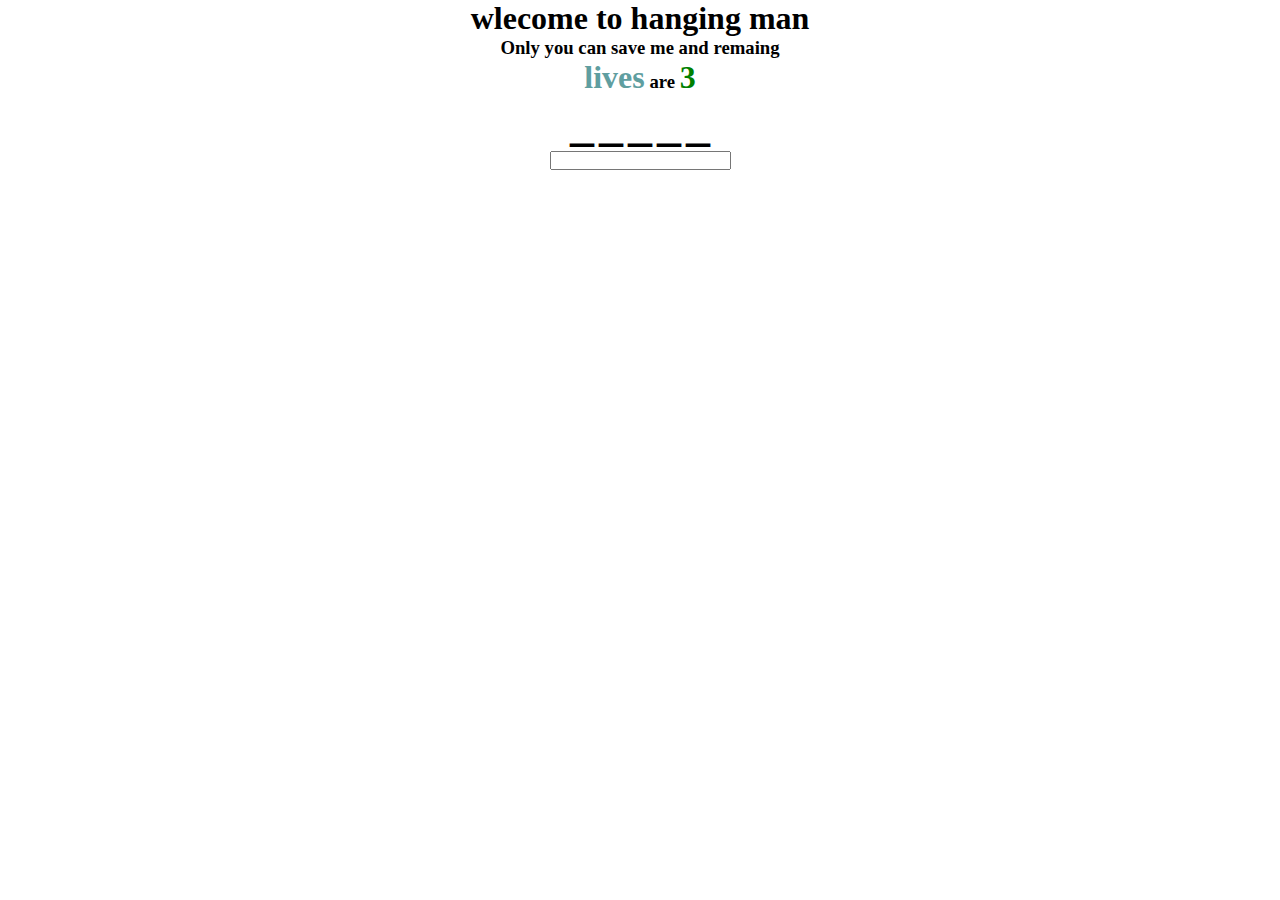
<file: hangingMan/index.html>
<!DOCTYPE html>
<html lang="en">
<head>
    <meta charset="UTF-8">
    <meta name="viewport" content="width=device-width, initial-scale=1.0">
    <link rel="stylesheet" href="styles.css">
    <script src="logic.js" defer></script>
    <title>Hanging Man</title>
</head>
<body>
    <div class="mainContainer">
        <h1>wlecome to hanging man</h1>
        <div class="container">
            <h3>Only you can save me and remaing <br><span class="lives">lives</span> are <span class="remLives">3</span></h3>
           <ul id="lettersList">
              
           </ul>
        </div>
        <div id="input"><input type="text"></div>
    </div>
</body>
</html>
</file>
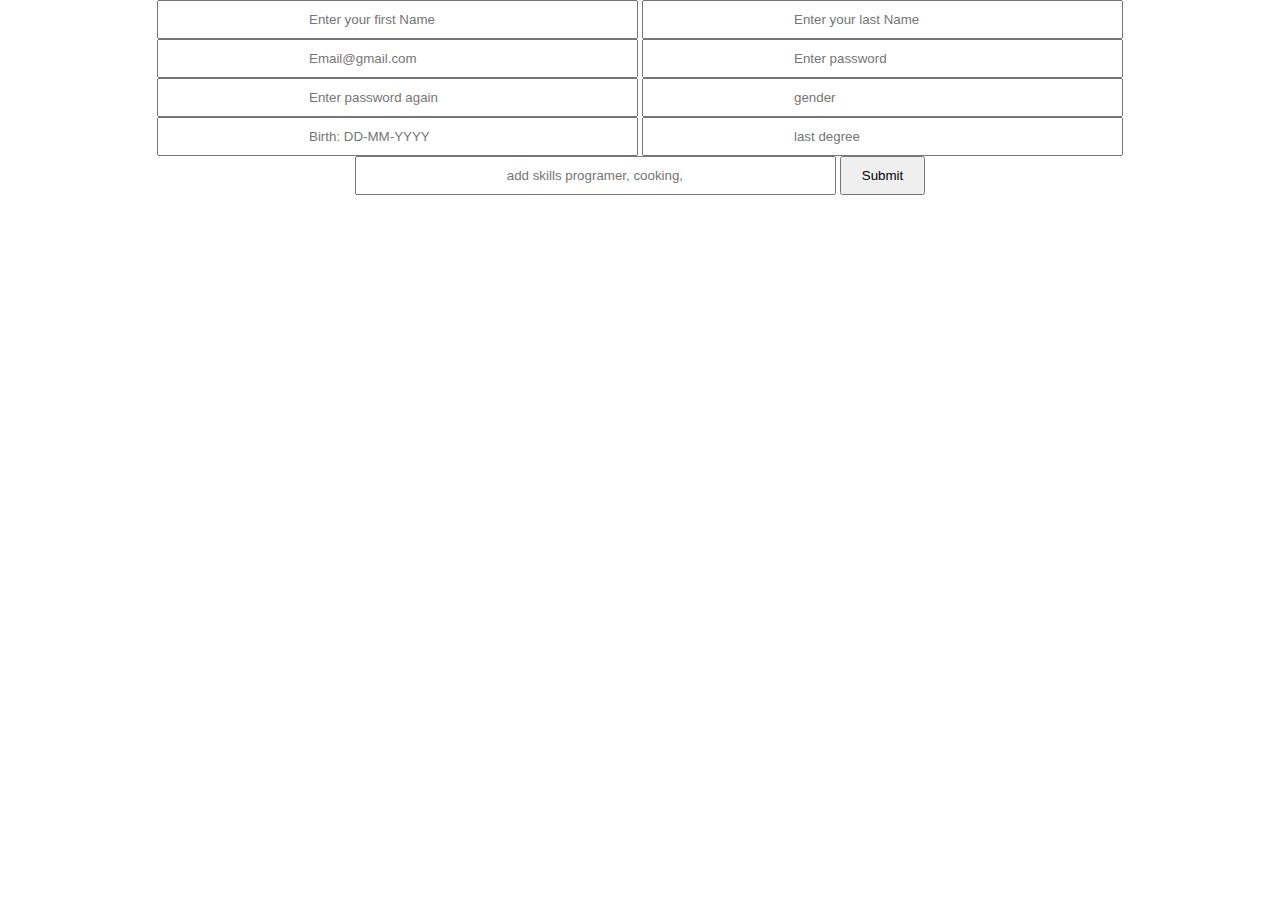
<file: userDataCollection/index.html>
<!DOCTYPE html>
<html lang="en">
<head>
    <meta charset="UTF-8">
    <meta name="viewport" content="width=device-width, initial-scale=1.0">
    <link rel="stylesheet" href="styles.css">
    <script src="logic.js" defer></script>
    <title>Data Collection</title>
</head>
<body>
    <div class="container">
        <form action="">
            <input type="text" name="fName" id="fName" placeholder="Enter your first Name">
            <input type="text" name="lName" id="lName" placeholder="Enter your last Name">
            <input type="text" name="eMail" id="eMail" placeholder="Email@gmail.com" >
            <input type="password" name="password" id="password" placeholder="Enter password">
            <input type="text" name="confPassword" id="confPassword" placeholder="Enter password again">
            <input type="text" name="gender" id="gender" placeholder="gender">
            <input type="text" name="birth" id="birth" placeholder="Birth: DD-MM-YYYY">
            <input type="text" name="education" id="education" placeholder="last degree">
            <input type="text" name="skills" id="skills" placeholder="add skills programer, cooking, etc ">
            <button id="action">Submit</button>
        </form>
    </div>
</body>
</html>
</file>
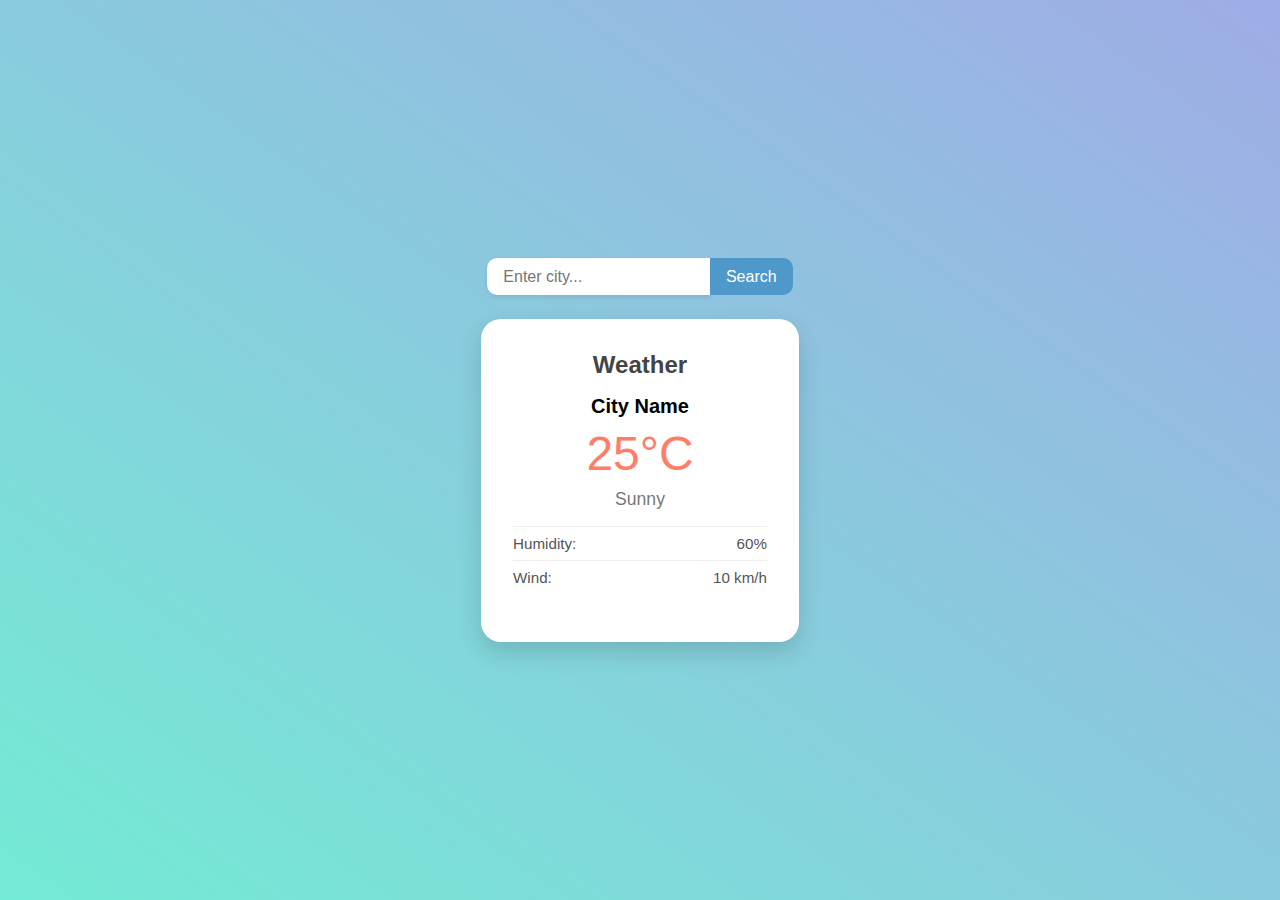
<file: weatherApiAsynAwait/index.html>
<!DOCTYPE html>
<html lang="en">

<head>
    <meta charset="UTF-8">
    <meta name="viewport" content="width=device-width, initial-scale=1.0">
    <link rel="stylesheet" href="style.css">
    <script src="logic.js" defer></script>
    <title>Weather app </title>
</head>

<body>
    <div class="weather-container">
        <form class="search-box">
            <input type="text" placeholder="Enter city..." required>
            <button type="submit">Search</button>
        </form>

        <div class="weather-card">
            <h1>Weather</h1>
            <div class="location">City Name</div>
            <div class="temperature">25°C</div>
            <div class="description">Sunny</div>

            <div class="details">
                <div class="detail">
                    <span>Humidity:</span>
                    <span class="humidity">60%</span>
                </div>
                <div class="detail">
                    <span>Wind:</span>
                    <span>10 km/h</span>
                </div>
            </div>
        </div>
    </div>
</body>

</html>
</file>
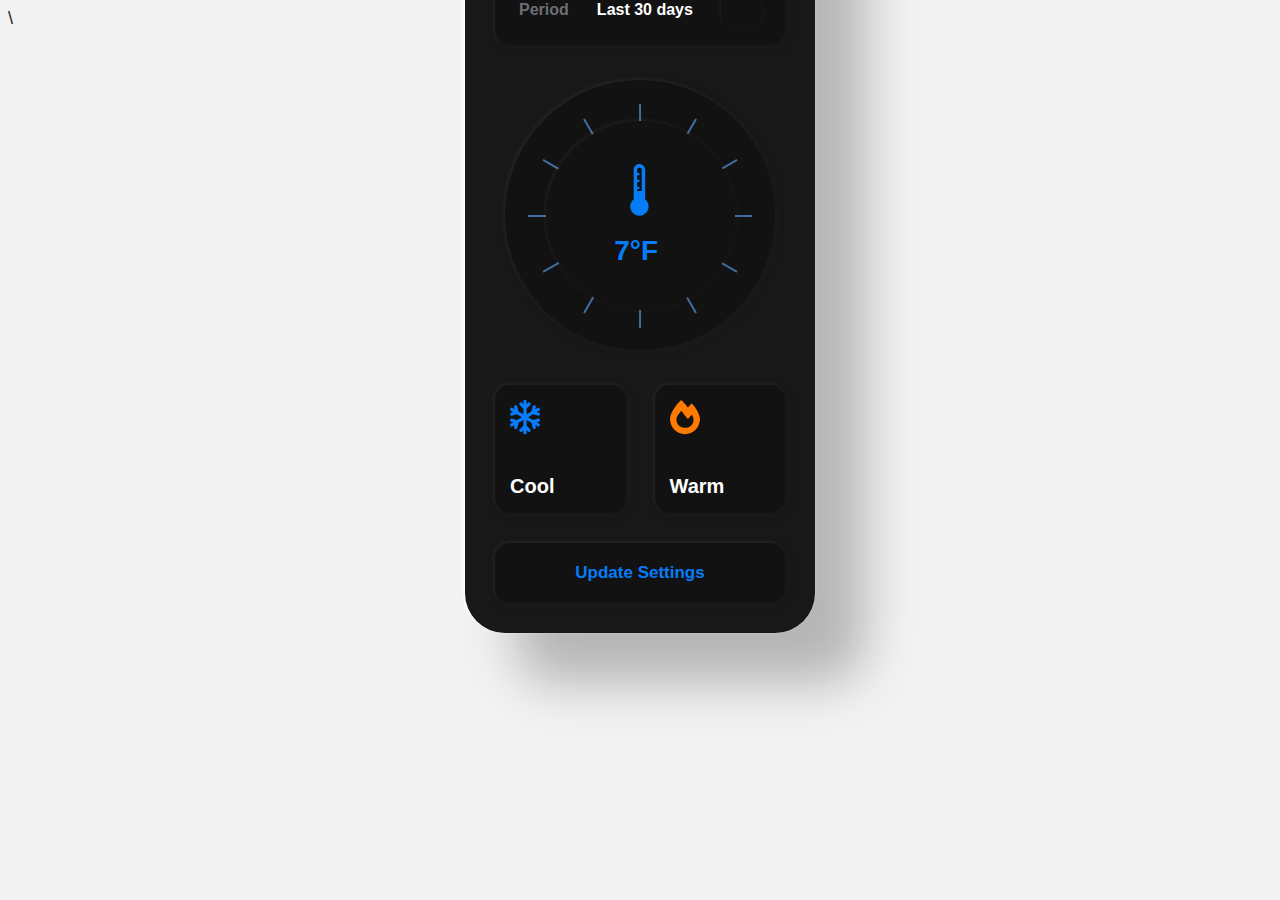
<file: weatherApp/index.html>
<!DOCTYPE html>
<html lang="en">
<head>
    <meta charset="UTF-8">
    <meta name="viewport" content="width=device-width, initial-scale=1.0">
    <script src="logic.js" defer></script>
    <link rel="stylesheet" href="styles.css">\
    <title>Weater app</title>
</head>
<body>
    <div class="container">
        <div class="app-container" data-theme="dark">
          <div class="app-top-bar">
            <button class="button button-small">
              <i class="fas fa-chevron-left"></i>
            </button>
            <h1 class="app-heading">Weather Stats</h1>
          </div>
          <div class="app-content">
            <button class="button button-block" id="abcdefg">
              <span class="subtle">Period</span> <span>Last 30 days</span> <div class="button button-small"><i class="fas fa-chevron-right"></i></div>
            </button>
            <div class="button button-dial">
              
              <span class="button-dial-spoke"></span>
              <span class="button-dial-spoke"></span>
              <span class="button-dial-spoke"></span>
              <span class="button-dial-spoke"></span>
              <span class="button-dial-spoke"></span>
              <span class="button-dial-spoke"></span>
              
              <div class="button-dial-top"></div>
              <div class="button-dial-label">
                <svg xmlns="http://www.w3.org/2000/svg" xmlns:xlink="http://www.w3.org/1999/xlink" version="1.1" x="0px" y="0px" viewBox="0 0 100 125" enable-background="new 0 0 100 100" xml:space="preserve"><g><path d="M60.333,68.349V11.111C60.333,4.984,55.349,0,49.222,0c-6.126,0-11.111,4.984-11.111,11.111v57.237   c-4.15,3.323-6.667,8.397-6.667,13.874c0,9.802,7.975,17.777,17.777,17.777C59.024,100,67,92.024,67,82.223   C67,76.746,64.482,71.672,60.333,68.349z M44.778,48.363h4.444v-4.444h-4.444V35.03h4.444v-4.444h-4.444v-8.889h4.444v-4.444   h-4.444v-6.142c0-2.455,1.99-4.444,4.444-4.444c2.455,0,4.445,1.989,4.445,4.444v41.111h-8.889V48.363z"/></g></svg>
                7&deg;F
              </div>
            </div>
            <div class="flex-button-container">
              <button class="button button-large">
                <svg aria-hidden="true" focusable="false" data-prefix="far" data-icon="snowflake" class="color-cool" role="img" xmlns="http://www.w3.org/2000/svg" viewBox="0 0 448 512"><path fill="currentColor" d="M440.1 355.2l-39.2-23 34.1-9.3c8.4-2.3 13.4-11.1 11.1-19.6l-4.1-15.5c-2.2-8.5-10.9-13.6-19.3-11.3L343 298.2 271.2 256l71.9-42.2 79.7 21.7c8.4 2.3 17-2.8 19.3-11.3l4.1-15.5c2.2-8.5-2.7-17.3-11.1-19.6l-34.1-9.3 39.2-23c7.5-4.4 10.1-14.2 5.8-21.9l-7.9-13.9c-4.3-7.7-14-10.3-21.5-5.9l-39.2 23 9.1-34.7c2.2-8.5-2.7-17.3-11.1-19.6l-15.2-4.1c-8.4-2.3-17 2.8-19.3 11.3l-21.3 81-71.9 42.2v-84.5L306 70.4c6.1-6.2 6.1-16.4 0-22.6l-11.1-11.3c-6.1-6.2-16.1-6.2-22.2 0l-24.9 25.4V16c0-8.8-7-16-15.7-16h-15.7c-8.7 0-15.7 7.2-15.7 16v46.1l-24.9-25.4c-6.1-6.2-16.1-6.2-22.2 0L142.1 48c-6.1 6.2-6.1 16.4 0 22.6l58.3 59.3v84.5l-71.9-42.2-21.3-81c-2.2-8.5-10.9-13.6-19.3-11.3L72.7 84c-8.4 2.3-13.4 11.1-11.1 19.6l9.1 34.7-39.2-23c-7.5-4.4-17.1-1.8-21.5 5.9l-7.9 13.9c-4.3 7.7-1.8 17.4 5.8 21.9l39.2 23-34.1 9.1c-8.4 2.3-13.4 11.1-11.1 19.6L6 224.2c2.2 8.5 10.9 13.6 19.3 11.3l79.7-21.7 71.9 42.2-71.9 42.2-79.7-21.7c-8.4-2.3-17 2.8-19.3 11.3l-4.1 15.5c-2.2 8.5 2.7 17.3 11.1 19.6l34.1 9.3-39.2 23c-7.5 4.4-10.1 14.2-5.8 21.9L10 391c4.3 7.7 14 10.3 21.5 5.9l39.2-23-9.1 34.7c-2.2 8.5 2.7 17.3 11.1 19.6l15.2 4.1c8.4 2.3 17-2.8 19.3-11.3l21.3-81 71.9-42.2v84.5l-58.3 59.3c-6.1 6.2-6.1 16.4 0 22.6l11.1 11.3c6.1 6.2 16.1 6.2 22.2 0l24.9-25.4V496c0 8.8 7 16 15.7 16h15.7c8.7 0 15.7-7.2 15.7-16v-46.1l24.9 25.4c6.1 6.2 16.1 6.2 22.2 0l11.1-11.3c6.1-6.2 6.1-16.4 0-22.6l-58.3-59.3v-84.5l71.9 42.2 21.3 81c2.2 8.5 10.9 13.6 19.3 11.3L375 428c8.4-2.3 13.4-11.1 11.1-19.6l-9.1-34.7 39.2 23c7.5 4.4 17.1 1.8 21.5-5.9l7.9-13.9c4.6-7.5 2.1-17.3-5.5-21.7z"></path></svg>
                Cool
              </button>
              <button class="button button-large">
                <svg aria-hidden="true" focusable="false" data-prefix="fas" data-icon="fire-alt" class="color-warm" role="img" xmlns="http://www.w3.org/2000/svg" viewBox="0 0 448 512"><path fill="currentColor" d="M323.56 51.2c-20.8 19.3-39.58 39.59-56.22 59.97C240.08 73.62 206.28 35.53 168 0 69.74 91.17 0 209.96 0 281.6 0 408.85 100.29 512 224 512s224-103.15 224-230.4c0-53.27-51.98-163.14-124.44-230.4zm-19.47 340.65C282.43 407.01 255.72 416 226.86 416 154.71 416 96 368.26 96 290.75c0-38.61 24.31-72.63 72.79-130.75 6.93 7.98 98.83 125.34 98.83 125.34l58.63-66.88c4.14 6.85 7.91 13.55 11.27 19.97 27.35 52.19 15.81 118.97-33.43 153.42z"></path></svg>
                Warm
              </button>
            </div>
            <button class="button button-link">
              Update Settings
            </button>
          </div>
        </div>
      </div>
</body>
</html>
</file>
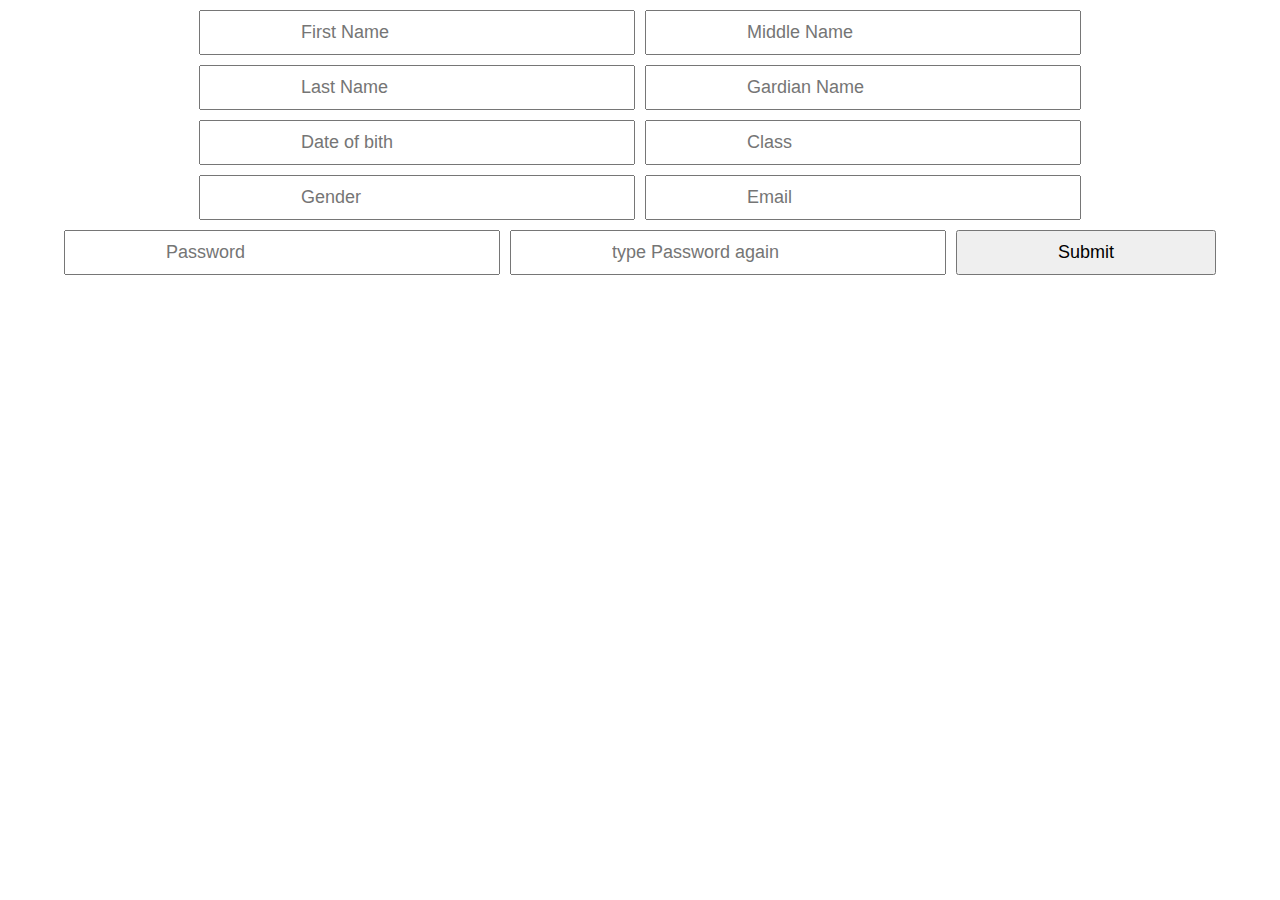
<file: LmsSystem/userDetails.html>
<!DOCTYPE html>
<html lang="en">
<head>
    <meta charset="UTF-8">
    <meta name="viewport" content="width=device-width, initial-scale=1.0">
    <link rel="stylesheet" href="styles.css">
    <script src="logic.js" defer></script>
    <title>Lms Login</title>
</head>
<body>
    <div class="mainContainer">
        <div class="container">
            <form action="" id="userDetilsForm">
                <input type="text" name="" id="fName" placeholder="First Name">
                <input type="text" name="" id="mName" placeholder="Middle Name">
                <input type="text" name="" id="lName" placeholder="Last Name">
                <input type="text" name="" id="gardianName" placeholder="Gardian Name" >
                <input type="text" name="" id="dOfB" placeholder="Date of bith" >
                <input type="text" name="" id="class" placeholder="Class" >
                <input type="text" name="" id="gender" placeholder="Gender" >
                <input type="text" name="" id="email" placeholder="Email" >
                <input type="password" name="" id="password" placeholder="Password" >
                <input type="password" name="" id="conPassword" placeholder="type Password again">
                <button id="formSubmitBtn">Submit</button>
            </form>
        </div>
    </div>
</body>
</html>
</file>
<file: hangingMan/styles.css>
*{padding: 0;
margin: 0;
box-sizing: border-box;
}
.mainContainer h1{
    text-align: center;
}
.container h3{
    text-align: center;
}
#lettersList {
    display: flex;
    gap: 5px;
    justify-content: center;
}
ul li {
    list-style: none;
}
.letter {
    font-size: 3rem;
    font-weight: 900;
}
#input {
    text-align: center;
}
.lives {
    color: cadetblue;
    font-size: xx-large;
}
.remLives{
    font-size: xx-large;
    color: green;
}
</file>
<file: userDataCollection/styles.css>
* {
    margin: 0;
    padding: 0;
    box-sizing: border-box;
}

form input {
    padding: 10px  150px;
}
.container {
    /* width: 60%; */
    text-align: center;
}
form button{
    padding: 10px 20px;
}
</file>
<file: weatherApiAsynAwait/style.css>
* {
    margin: 0;
    padding: 0;
    box-sizing: border-box;
    font-family: 'Segoe UI', sans-serif;
}

body {
    height: 100vh;
    display: flex;
    align-items: center;
    justify-content: center;
    background: linear-gradient(to top right, #74ebd5, #9face6);
}

.weather-container {
    width: 100%;
    max-width: 350px;
    padding: 1rem;
}

.search-box {
    display: flex;
    justify-content: center;
    margin-bottom: 1.5rem;
}

.search-box input {
    padding: 0.6rem 1rem;
    width: 70%;
    border: none;
    border-radius: 10px 0 0 10px;
    outline: none;
    font-size: 1rem;
    background-color: #fff;
    box-shadow: 0 2px 5px rgba(0, 0, 0, 0.1);
}

.search-box button {
    padding: 0.6rem 1rem;
    border: none;
    border-radius: 0 10px 10px 0;
    background-color: #4f98ca;
    color: white;
    font-size: 1rem;
    cursor: pointer;
    transition: background 0.3s;
}

.search-box button:hover {
    background-color: #3e7ea6;
}

.weather-card {
    background-color: white;
    padding: 2rem;
    border-radius: 20px;
    box-shadow: 0 10px 25px rgba(0, 0, 0, 0.15);
    text-align: center;
}

.weather-card h1 {
    font-size: 1.5rem;
    color: #444;
    margin-bottom: 1rem;
}

.location {
    font-size: 1.25rem;
    font-weight: bold;
    margin-bottom: 0.5rem;
}

.temperature {
    font-size: 3rem;
    color: #ff7e67;
    margin: 0.5rem 0;
}

.description {
    font-size: 1.1rem;
    color: #777;
    margin-bottom: 1rem;
}

.details {
    margin: 1rem 0;
}

.detail {
    display: flex;
    justify-content: space-between;
    padding: 0.5rem 0;
    border-top: 1px solid #eee;
    font-size: 0.95rem;
    color: #555;
}
</file>
<file: weatherApp/styles.css>
.container {
  height: 50vh;
}
:root {
    --font-color: #222;
    --bg-color: #f2f3f7;
    --button-bg-color: #f2f3f7;
    --button-shadow:
      -6px -6px 8px rgba(255, 255, 255, 0.9),
      5px 5px 8px rgba(0, 0, 0, 0.07);
  }
  
  [data-theme="dark"] {
    --font-color: #fff;
    --bg-color: #181818;
    --button-bg-color: #121212;
    --button-shadow:
      -2px -2px 4px rgba(255, 255, 255, 0.05),
      0 0 10px 10px rgba(255, 255, 255, 0.005),
      2px 2px 8px rgba(60, 60, 60, 0.1);
  }
  
  html {
    box-sizing: border-box;
    font-size: 18px;
    font-family: 'Roboto', sans-serif;
    color: var(--font-color);
  }
  
  *,
  *:before,
  *:after {
    box-sizing: inherit;
  }
  
  body {
    background-color: #f2f2f2;
  }
  
  .color-cool {
    color: #077dfe;
  }
  
  .color-warm {
    color: #ff7a00;
  }
  
  .container {
    display: flex;
    justify-content: space-evenly;
    padding-top: 25px;
    align-items: center;
    flex-direction: column;
  }
  
  @media screen and (min-width:800px) {
    .container {
      flex-direction: row;
    }
  }
  
  .app-container {
    background-color: var(--bg-color);
    border-radius: 40px;
    box-shadow: -2px -2px 4px 0px #ffffff, 50px 50px 50px 0px rgba(0, 0, 0, .25);
    display: block;
    flex: 1;
    min-height: 500px;
    max-width: 350px;
    margin-bottom: 25px;
    overflow: hidden;
    padding: 30px;
  }
  
  .app-top-bar {
    display: flex;
    align-items: center;
    margin-bottom: 30px;
  }
  
  .app-heading {
    color: var(--font-color);
    display: block;
    flex: 1;
    font-size: 28px;
    font-weight: 800;
    margin: 0;
    text-align: center;
  }
  
  button {
      border: 0;
      &:focus {
          border: none;
          outline: 0 !important;
          outline-style: none;
      }
  }
  
  .button {
    color: var(--font-color);
    position: relative;
    border-radius: 15px;
    background: var(--button-bg-color);
    font-weight: 700;
    transition: all 100ms cubic-bezier(0.175, 0.885, 0.32, 1.275);
    box-shadow: var(--button-shadow);
    cursor: pointer;
    
    &.button-link {
      color: #067CF8;
      display: block;
      font-size: 17px;
      margin: 30px 0 0;
      padding: 20px 0;
      width: 100%;
    }
    
    &.button-small {
      color: #6D6E74;
      font-size: 22px;
      line-height: 40px;
      width: 40px;
      height: 40px;
    }
    
    &.button-large {
      display: flex;
      font-size: 20px;
      flex-direction: column;
      padding: 15px;
      text-align: left;
      width: 45%;
      
      & svg {
        margin-bottom: 40px;
        width: 30px;
      }
    }
  }
    
  .button-dial {
    border-radius: 50%;
    display: flex;
    height: 270px;
    margin: 35px auto;
    align-items: center;
    justify-content: center;
    width: 270px;
  }
  
  .button-dial-top {
    background: var(--button-bg-color);
    box-shadow: var(--button-shadow);
    border-radius: 50%;
    width: 70%;
    height: 70%;
    margin: 0 auto;
    position: absolute;
    top: 15%;
    left: 15%;
    text-align: center;
    z-index: 5;
  }
  
  .button-dial-label {
    color: #067CF8;
    font-size: 28px;
    fill: #067CF8;
    position: relative;
    z-index: 10;
  }
  
  .button-dial-spoke {
    background-color: rgba(96, 171, 254, 0.6);
    display: block;
    height: 2px;
    width: 83%;
    position: absolute;
    margin: 0 auto;
    z-index: 5;
    top: 50%;
    
    &:nth-child(2) {
      transform: rotate(30deg);
    }
    &:nth-child(3) {
      transform: rotate(60deg);
    }
    &:nth-child(4) {
      transform: rotate(90deg);
    }
    &:nth-child(5) {
      transform: rotate(120deg);
    }
    &:nth-child(6) {
      transform: rotate(150deg);
    }
  }
  
  .button-block {
    align-items: center;
    display: flex;
    justify-content: space-between;
    padding: 15px 24px;
    width: 100%;
    
    span {
      font-size: 16px;
    }
  }
  
  .subtle {
    color: #6D6E74;
  }
  
  .flex-button-container {
    display: flex;
    justify-content: space-between;
  }
</file>
<file: LmsSystem/styles.css>
*{
    padding: 0;
    margin: 0;
    box-sizing: border-box;
}
#userDetilsForm{
    
    display: flex;
    /* gap: 10px; */
    flex-wrap: wrap;
    gap: 10px;
    align-items: center;
    justify-content: center;
    margin: 10px 0px;
}
#userDetilsForm input{
    padding: 10px 100px;
    font-size: large;
    font-weight: 400;
}
#userDetilsForm button{
    padding: 10px 100px;
    font-size: large;
    font-weight: 400;
    display: block;
}
</file>
